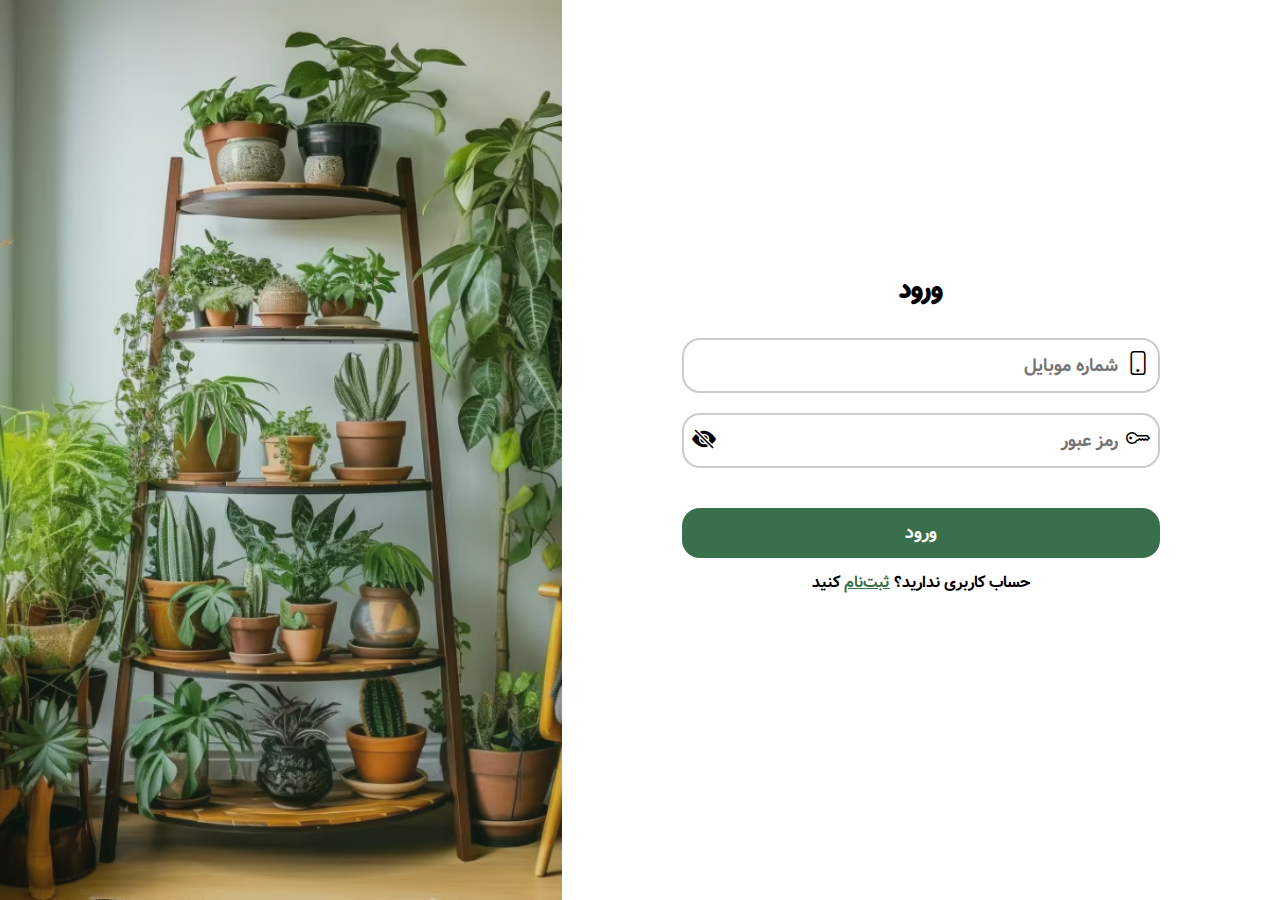
<file: login&signUp/login/index.html>
<!DOCTYPE html>
<html lang="fa" dir="rtl">
  <head>
    <meta charset="UTF-8" />
    <meta name="viewport" content="width=device-width, initial-scale=1.0" />
    <title>گیاه لند | صفحه ورود و ثبت نام</title>

    <!-- css file -->
    <link rel="stylesheet" href="./css/style.css" />

    <!-- bootstrap icon -->
    <link
      rel="stylesheet"
      href="https://cdn.jsdelivr.net/npm/bootstrap-icons@1.11.3/font/bootstrap-icons.min.css"
    />
  </head>
  <body>
    <main>
      <!-- navbar -->
      <nav class="navbar">
        <article class="nav-right">
          <div class="nav-toggle">
            <div class="icon">
              <i class="bi bi-list"></i>
            </div>
            <!-- این لینک متغیر خواهد بود -->
            <a href="/HTML/html-sandbox/project10-giahland/index.html">
              گیاه‌لند
            </a>
          </div>

          <ul class="nav-lists">
            <li class="nav-list">
              <a href="#" class="active nav-link">صفحه‌اصلی</a>
            </li>
            <li class="nav-list"><a href="#" class="nav-link">گیاه‌پزشک</a></li>
            <li class="nav-list"><a href="#" class="nav-link">وبلاگ</a></li>
            <li class="nav-list"><a href="#" class="nav-link">درباره‌ما</a></li>
            <li class="nav-list">
              <a href="#" class="nav-link">تماس با ما</a>
            </li>
          </ul>
        </article>
        <!--  -->
        <article class="nav-left">
          <a href="#" class="btn-nav">
            <i class="bi bi-cart2"></i>
          </a>
          <a href="#" class="btn-nav" id="outsideModal">
            <i class="bi bi-box-arrow-in-right"></i>
          </a>
        </article>
        <div class="modal" id="modal">
          <h3>آیا میخواهید از سایت خارج شوید؟</h3>
          <div class="modal-btn">
            <button>
              <!-- این لینک متغیر است -->
              <a href="/HTML/html-sandbox/project10-giahland/index.html">
                خارج می شوم
              </a>
            </button>
            <button id="hiddenModal">بستن</button>
          </div>
        </div>
        <!--  -->
        <article class="nav-search">
          <input type="search" name="search" placeholder="جستجوی‌گیاه" />
          <div class="search-input-nav">
            <i class="bi bi-search"></i>
          </div>
        </article>
      </nav>

      <figure class="login-img">
        <img src="./img/bacground.png" alt="" />
      </figure>

      <!-- login -->
      <div class="login">
        <div class="login-title">
          <h3>ورود</h3>
        </div>

        <form action="#" class="login-form">
          <div class="input-container">
            <div class="input-group">
              <label for="phoneNumber"><i class="bi bi-phone"></i></label>
              <input id="phoneNumber" type="text" placeholder="شماره موبایل" />
            </div>
            <p id="isInPhoneNumber">شماره تلفن اشتباه است</p>
          </div>

          <div class="input-container">
            <div class="input-group">
              <label for="password"><i class="bi bi-key"></i></label>
              <input id="password" type="password" placeholder="رمز عبور" />
              <i class="eyeInput bi bi-eye-slash-fill"></i>
            </div>
            <p id="isInPass">
              رمزعبور حداقل باید ۸ کارکتر و حداکثر۱۶ کاراکتر باشد
            </p>
          </div>

          <button id="btnSubmit" type="submit">ورود</button>
        </form>

        <p class="isInPage">
          حساب کاربری ندارید؟ <a href="../signUp/index.html">ثبت‌نام</a> کنید
        </p>
      </div>
      
      <div class="dark-main"></div>
    </main>

    <script src="./js/main.js"></script>
  </body>
</html>
</file>
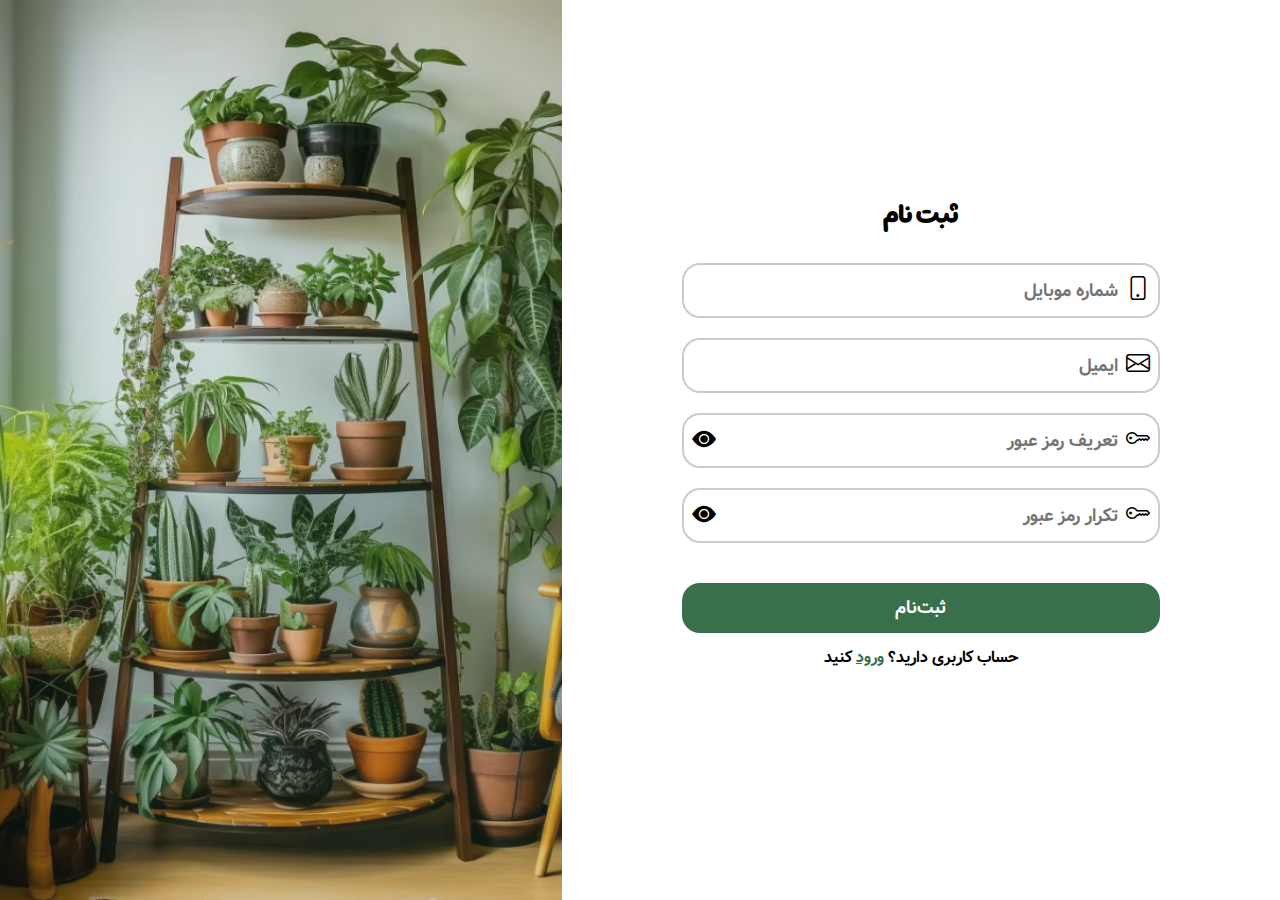
<file: login&signUp/signUp/index.html>
<!DOCTYPE html>
<html lang="fa" dir="rtl">
  <head>
    <meta charset="UTF-8" />
    <meta name="viewport" content="width=device-width, initial-scale=1.0" />
    <title>گیاه لند | صفحه ورود و ثبت نام</title>

    <!-- css file -->
    <link rel="stylesheet" href="./css/style.css" />

    <!-- bootstrap icon -->
    <link
      rel="stylesheet"
      href="https://cdn.jsdelivr.net/npm/bootstrap-icons@1.11.3/font/bootstrap-icons.min.css"
    />
  </head>
  <body>
    <main>
      <!-- navbar -->
      <nav class="navbar">
        <article class="nav-right">
          <div class="nav-toggle">
            <div class="icon">
              <i class="bi bi-list"></i>
            </div>
            <!-- این لینک متغیر خواهد بود -->
            <a href="/HTML/html-sandbox/project10-giahland/index.html">
              گیاه‌لند
            </a>
          </div>

          <ul class="nav-lists">
            <li class="nav-list">
              <a href="#" class="active nav-link">صفحه‌اصلی</a>
            </li>
            <li class="nav-list"><a href="#" class="nav-link">گیاه‌پزشک</a></li>
            <li class="nav-list"><a href="#" class="nav-link">وبلاگ</a></li>
            <li class="nav-list"><a href="#" class="nav-link">درباره‌ما</a></li>
            <li class="nav-list">
              <a href="#" class="nav-link">تماس با ما</a>
            </li>
          </ul>
        </article>
        <!--  -->
        <article class="nav-left">
          <a href="#" class="btn-nav">
            <i class="bi bi-cart2"></i>
          </a>
          <a href="../login/index.html" class="btn-nav">
            <i class="bi bi-box-arrow-in-right"></i>
          </a>
        </article>
        <!--  -->
        <article class="nav-search">
          <input type="search" name="search" placeholder="جستجوی‌گیاه" />
          <div class="search-input-nav">
            <i class="bi bi-search"></i>
          </div>
        </article>
      </nav>

      <figure class="login-img">
        <img src="./img/bacground.png" alt="" />
      </figure>

      <!-- login -->
      <div class="login">
        <div class="login-title">
          <h3>ثبت نام</h3>
        </div>

        <form action="#" class="login-form">
          <div class="input-container">
            <div class="input-group">
              <label for="phoneNumber"><i class="bi bi-phone"></i></label>
              <input id="phoneNumber" type="text" placeholder="شماره موبایل" />
            </div>
            <p id="isInPhoneNumber">شماره تلفن اشتباه است</p>
          </div>

          <div class="input-container">
            <div class="input-group">
              <label for="email"><i class="bi bi-envelope"></i></label>
              <input id="email" type="email" placeholder="ایمیل" />
            </div>
          </div>

          <div class="input-container">
            <div class="input-group">
              <label for="password"><i class="bi bi-key"></i></label>
              <input
                id="password"
                type="password"
                placeholder="تعریف رمز عبور"
              />
              <i class="eyeInput bi bi-eye-fill"></i>
            </div>
            <p id="isInPass">
              رمزعبور حداقل باید ۸ کارکتر و حداکثر۱۶ کاراکتر باشد
            </p>
          </div>

          <div class="input-container">
            <div class="input-group">
              <label for="confirmPass"><i class="bi bi-key"></i></label>
              <input
                id="confirmPass"
                type="password"
                placeholder="تکرار رمز عبور"
              />
              <i class="eyeInput bi bi-eye-fill"></i>

            </div>
            <p id="isInConfirmPass">
              خطا;رمزعبور یا رمز تعریف شده برابری نمی کند
            </p>
          </div>

          <button id="btnSubmit" type="submit">ثبت‌نام</button>
        </form>

        <p class="isInPage">
          حساب کاربری دارید؟ <a href="../login/index.html">ورود</a> کنید
        </p>
      </div>
    </main>

    <script src="./js/main.js"></script>
  </body>
</html>
</file>
<file: login&signUp/login/css/style.css>
/* 
====================
      variable
====================
*/

:root {
  --clr-primary: #417f56;
  --clr-primary-dark: #183020;
  --clr-secondary: #396f4b;
  --clr-success: #e5f2e9;
  --clr-dark: #efefef;
  --clr-text: #212121;
  --clr-text-para: #505050;
  --clr-border-card: #d9d9d9;
  --font-primary: "mikhak";
  --font-secondary: "vazir";
  --font-secondary-md: "vazir md";
  --font-secondary-light: "vazir light";
  --font-secondary-dg: "vazir dg";
}

/* 
  ====================
        font
  ====================
  */

@font-face {
  font-family: mikhak;
  src: url(../font/mikhak/Mikhak-Black.ttf);
}

@font-face {
  font-family: vazir;
  src: url(../font/vazir/Vazir-Bold.ttf);
}

@font-face {
  font-family: vazir md;
  src: url(../font/vazir/Vazir-Medium.ttf);
}

@font-face {
  font-family: vazir light;
  src: url(../font/vazir/Vazir-Light.ttf);
}

@font-face {
  font-family: vazir dg;
  src: url(../font/vazir/Farsi-Digits-Without-Latin/Vazir-Thin-FD-WOL.ttf);
}

/* 
  ====================
         base
  ====================
  */

* {
  margin: 0;
  padding: 0;
  box-sizing: border-box;
}

body {
  width: 100%;
  font-family: var(--font-secondary);
  margin: 0 auto;
  position: relative;
}

main {
  width: 100%;
  height: 100vh;
  background: linear-gradient(rgba(0, 0, 0, 0.3), rgba(0, 0, 0, 0.3)), url(../img/bacground.png) no-repeat center / cover fixed;
  position: relative;
}

.dark-main {
  background: linear-gradient(rgba(0, 0, 0, 0.5), rgba(0, 0, 0, 0.3));
  position: absolute;
  top: 0;
  left: 0;
  width: 100%;
  height: 100%;
  opacity: 0;
  z-index: -2;
  transition: all 0.3s ease-in-out;
  -webkit-transition: all 0.3s ease-in-out;
  -moz-transition: all 0.3s ease-in-out;
  -ms-transition: all 0.3s ease-in-out;
  -o-transition: all 0.3s ease-in-out;
}

.show-dark-main {
  opacity: 1;
  z-index: 1;
}

a {
  text-decoration: none;
}

/* 
====================
       nav
====================
*/

.navbar {
  position: fixed;
  display: grid;
  grid-template-columns: 2fr 1fr;
  justify-content: space-between;
  align-items: center;
  width: 100%;
  padding: 15px 10px;
  gap: 10px;
  margin: 0 auto;
  z-index: 99;
  background-color: #fff;
  border-bottom-right-radius: 15px;
  border-bottom-left-radius: 15px;
}

.nav-right {
  display: flex;
  align-items: center;
  gap: 15px;
}

.nav-toggle {
  display: flex;
  align-items: center;
  gap: 5px;
  color: var(--clr-primary);
}

.nav-toggle .icon {
  font-size: 18px;
  color: #121212;
  background-color: var(--clr-dark);
  padding: 0 3px;
  display: grid;
  place-items: center;
  border-radius: 5px;
  -webkit-border-radius: 5px;
  -moz-border-radius: 5px;
  -ms-border-radius: 5px;
  -o-border-radius: 5px;
}

.nav-toggle a {
  font-family: var(--font-primary);
  font-size: 20px;
  color: var(--clr-primary);
}

.nav-left {
  justify-self: left;
  display: flex;
  gap: 5px;
}

.btn-nav {
  background-color: transparent;
  border: solid 1px var(--clr-secondary);
  padding: 1px 4px;
  font-size: 18px;
  display: flex;
  align-items: center;
  justify-content: center;
  gap: 2px;
  color: var(--clr-secondary);
  border-radius: 5px;
  -webkit-border-radius: 5px;
  -moz-border-radius: 5px;
  -ms-border-radius: 5px;
  -o-border-radius: 5px;
  transition: all 0.3s linear;
  -webkit-transition: all 0.3s linear;
  -moz-transition: all 0.3s linear;
  -ms-transition: all 0.3s linear;
  -o-transition: all 0.3s linear;
}

.btn-nav:hover {
  color: #fff;
  background-color: var(--clr-secondary);
}

.btn-nav strong {
  display: none;
}

.modal {
  position: absolute;
  top: 10px;
  right: 50%;
  background-color: #fff;
  padding: 12px 18px;
  width: 70%;
  border-radius: 8px;
  -webkit-border-radius: 8px;
  -moz-border-radius: 8px;
  -ms-border-radius: 8px;
  -o-border-radius: 8px;
  display: flex;
  flex-direction: column;
  align-items: flex-start;
  gap: 40px;
  box-shadow: 0px -3px 15px #c9c9c9;
  transform: translate(50%, -200px);
  -webkit-transform: translate(50%, -200px);
  -moz-transform: translate(50%, -200px);
  -ms-transform: translate(50%, -200px);
  -o-transform: translate(50%, -200px);
  transition: all 0.5s ease-in-out;
  -webkit-transition: all 0.5s ease-in-out;
  -moz-transition: all 0.5s ease-in-out;
  -ms-transition: all 0.5s ease-in-out;
  -o-transition: all 0.5s ease-in-out;
}

.modal h3 {
  font-size: 15px;
}

.modal .modal-btn {
  align-self: flex-end;
  display: flex;
  align-items: center;
  gap: 12px;
}

.modal .modal-btn button {
  background-color: var(--clr-primary);
  font-family: var(--font-secondary);
  font-size: 14px;
  padding: 4px 15px;
  border-radius: 5px;
  border: none;
  -webkit-border-radius: 5px;
  -moz-border-radius: 5px;
  -ms-border-radius: 5px;
  -o-border-radius: 5px;
}

.modal .modal-btn button a {
  color: #fff;
}

.modal .modal-btn button:nth-last-child(1) {
  background-color: var(--clr-dark);
  color: #000;
}

.show-modal {
  transform: translate(50%, 0);
  -webkit-transform: translate(50%, 0);
  -moz-transform: translate(50%, 0);
  -ms-transform: translate(50%, 0);
  -o-transform: translate(50%, 0);
}

.nav-search {
  width: 100%;
  height: 35px;
  grid-column: 1 / 3;
  display: flex;
  align-items: center;
  flex-direction: row-reverse;
  gap: 5px;
  background-color: var(--clr-dark);
  border-radius: 7px;
  -webkit-border-radius: 7px;
  -moz-border-radius: 7px;
  -ms-border-radius: 7px;
  -o-border-radius: 7px;
  padding-right: 15px;
}

.nav-search input {
  width: 100%;
  height: 100%;
  font-family: var(--font-primary);
  border: none;
  background-color: var(--clr-dark);
  border-radius: 7px;
  -webkit-border-radius: 7px;
  -moz-border-radius: 7px;
  -ms-border-radius: 7px;
  -o-border-radius: 7px;
}

.nav-search input:focus {
  outline: none;
}

.nav-lists,
.seacrh-btn-nav {
  display: none;
}

@media screen and (min-width: 768px) {
  .navbar {
    display: none;
  }
}

/* 
========================
        login
========================
*/

.login {
  position: absolute;
  bottom: 0;
  background-color: #fff;
  display: flex;
  flex-direction: column;
  align-items: center;
  gap: 12px;
  width: 100%;
  border-top-left-radius: 20px;
  border-top-right-radius: 20px;
  padding: 13px 18px;
  padding-bottom: 50px;
}

.login-title {
  font-family: var(--font-primary);
  margin-bottom: 15px;
}

.login-form {
  display: flex;
  flex-direction: column;
  gap: 16px;
  width: 300px;
}

.input-container {
  display: flex;
  flex-direction: column;
  align-items: flex-start;
  gap: 2px;
}

.input-group {
  display: flex;
  align-items: center;
  width: 100%;
  height: 40px;
  position: relative;
}

.input-group label {
  position: absolute;
  right: 10px;
  font-size: 20px;
}

.input-group input {
  width: 100%;
  height: 100%;
  border-radius: 12px;
  -webkit-border-radius: 12px;
  -moz-border-radius: 12px;
  -ms-border-radius: 12px;
  -o-border-radius: 12px;
  border: 1px solid #cbcbcb;
  font-family: var(--font-secondary);
  padding-right: 40px;
}

.input-group .eyeInput {
  position: absolute;
  left: 10px;
  top: 50%;
  transform: translateY(-50%);
  -webkit-transform: translateY(-50%);
  -moz-transform: translateY(-50%);
  -ms-transform: translateY(-50%);
  -o-transform: translateY(-50%);
  font-size: 20px;
}

.login-form button {
  width: 100%;
  height: 40px;
  border-radius: 12px;
  -webkit-border-radius: 12px;
  -moz-border-radius: 12px;
  -ms-border-radius: 12px;
  -o-border-radius: 12px;
  padding: 8px;
  border: none;
  color: #fff;
  font-family: var(--font-secondary);
  background-color: var(--clr-secondary);
  margin-top: 15px;
}

.login p a {
  color: var(--clr-secondary);
  text-decoration: underline;
}

.isInPage {
  font-size: 13px;
}

.input-container p {
  font-size: 12px;
  color: #ff0000;
  margin-inline-start: 7px;
  display: none;
}

.login-img {
  display: none;
}

@media screen and (min-width: 768px) {
  main {
    background: #fff;
    display: flex;
    flex-direction: row-reverse;
    align-items: center;
    height: 100vh;
  }

  .login {
    position: inherit;
  }

  .login-img {
    display: block;
    flex: 1 1 calc(80%);
    height: 100%;
  }

  .login-img img {
    display: block;
    width: 100%;
    height: 100%;
    object-fit: cover;
  }
}

@media screen and (min-width: 992px) {
  .login-title {
    font-size: 22px;
    gap: 15px;
  }

  .login-form {
    width: 70%;
    gap: 20px;
  }

  .input-group {
    height: 55px;
  }

  .input-group label,
  .input-group .eyeInput {
    font-size: 24px;
  }

  .input-group input {
    border-radius: 18px;
    -webkit-border-radius: 18px;
    -moz-border-radius: 18px;
    -ms-border-radius: 18px;
    -o-border-radius: 18px;
    font-size: 18px;
    border: 2px solid #cbcbcb;
  }

  .login-form button {
    height: 50px;
    border-radius: 18px;
    -webkit-border-radius: 18px;
    -moz-border-radius: 18px;
    -ms-border-radius: 18px;
    -o-border-radius: 18px;
    margin-top: 20px;
    font-size: 18px;
  }

  .input-container p {
    font-size: 12px;
  }

  .isInPage {
    font-size: 16px;
  }
}

@media screen and (min-width: 1400px) {
  .login-title {
    font-size: 25px;
  }

  .login-form {
    width: 60%;
    gap: 25px;
  }

  .input-container {
    gap: 4px;
  }

  .input-group {
    height: 60px;
  }

  .input-group label,
  .input-group .eyeInput {
    font-size: 28px;
  }

  .input-group input {
    border-radius: 20px;
    -webkit-border-radius: 20px;
    -moz-border-radius: 20px;
    -ms-border-radius: 20px;
    -o-border-radius: 20px;
    font-size: 20px;
    border: 2px solid #cbcbcb;
    padding-right: 50px;
  }

  .login-form button {
    height: 55px;
    border-radius: 20px;
    -webkit-border-radius: 20px;
    -moz-border-radius: 20px;
    -ms-border-radius: 20px;
    -o-border-radius: 20px;
    margin-top: 20px;
    font-size: 20px;
  }

  .input-container p {
    font-size: 16px;
    margin-right: 10px;
  }

  .isInPage {
    font-size: 18px;
  }

  .login-img {
    flex: 1 1 calc(70%);
  }
}

@media screen and (min-width: 2000px) {
  .login {
    gap: 25px;
  }

  .login-title {
    font-size: 40px;
  }

  .login-form {
    width: 60%;
    gap: 40px;
  }

  .input-container {
    gap: 6px;
  }

  .input-group {
    height: 100px;
  }

  .input-group label {
    font-size: 46px;
    right: 20px;
  }

  .input-group .eyeInput {
    font-size: 46px;
    left: 20px;
  }

  .input-group input {
    border-radius: 32px;
    -webkit-border-radius: 32px;
    -moz-border-radius: 32px;
    -ms-border-radius: 32px;
    -o-border-radius: 32px;
    font-size: 35px;
    border: 2px solid #cbcbcb;
    padding-right: 80px;
  }

  .login-form button {
    height: 95px;
    border-radius: 32px;
    -webkit-border-radius: 32px;
    -moz-border-radius: 32px;
    -ms-border-radius: 32px;
    -o-border-radius: 32px;
    margin-top: 30px;
    font-size: 35px;
  }

  .input-container p {
    font-size: 28px;
    margin-right: 15px;
  }

  .isInPage {
    font-size: 32px;
  }
}
</file>
<file: login&signUp/signUp/css/style.css>
/* 
====================
      variable
====================
*/

:root {
  --clr-primary: #417f56;
  --clr-primary-dark: #183020;
  --clr-secondary: #396f4b;
  --clr-success: #e5f2e9;
  --clr-dark: #efefef;
  --clr-text: #212121;
  --clr-text-para: #505050;
  --clr-border-card: #d9d9d9;
  --font-primary: "mikhak";
  --font-secondary: "vazir";
  --font-secondary-md: "vazir md";
  --font-secondary-light: "vazir light";
  --font-secondary-dg: "vazir dg";
}

/* 
  ====================
        font
  ====================
  */

@font-face {
  font-family: mikhak;
  src: url(../font/mikhak/Mikhak-Black.ttf);
}
@font-face {
  font-family: vazir;
  src: url(../font/vazir/Vazir-Bold.ttf);
}
@font-face {
  font-family: vazir md;
  src: url(../font/vazir/Vazir-Medium.ttf);
}
@font-face {
  font-family: vazir light;
  src: url(../font/vazir/Vazir-Light.ttf);
}
@font-face {
  font-family: vazir dg;
  src: url(../font/vazir/Farsi-Digits-Without-Latin/Vazir-Thin-FD-WOL.ttf);
}

/* 
  ====================
         base
  ====================
  */

* {
  margin: 0;
  padding: 0;
  box-sizing: border-box;
}

body {
  width: 100%;
  font-family: var(--font-secondary);
  margin: 0 auto;
  position: relative;
}

main {
  width: 100%;
  height: 100vh;
  background: linear-gradient(rgba(0, 0, 0, 0.3), rgba(0, 0, 0, 0.3)),
    url(../img/bacground.png) no-repeat center / cover fixed;
}

a {
  text-decoration: none;
}

/* 
====================
       nav
====================
*/

.navbar {
  position: fixed;
  display: grid;
  grid-template-columns: 2fr 1fr;
  justify-content: space-between;
  align-items: center;
  width: 100%;
  padding: 15px 10px;
  gap: 10px;
  margin: 0 auto;
  background-color: #fff;
  border-bottom-right-radius: 15px;
  border-bottom-left-radius: 15px;
}

.nav-right {
  display: flex;
  align-items: center;
  gap: 15px;
}

.nav-toggle {
  display: flex;
  align-items: center;
  gap: 5px;
}

.nav-toggle .icon {
  font-size: 18px;
  color: #121212;
  background-color: var(--clr-dark);
  padding: 0 3px;
  display: grid;
  place-items: center;
  border-radius: 5px;
  -webkit-border-radius: 5px;
  -moz-border-radius: 5px;
  -ms-border-radius: 5px;
  -o-border-radius: 5px;
}

.nav-toggle a {
  font-family: var(--font-primary);
  font-size: 20px;
  color: var(--clr-primary);
}

.nav-left {
  justify-self: left;
  display: flex;
  gap: 5px;
}

.btn-nav {
  background-color: transparent;
  border: solid 1px var(--clr-secondary);
  padding: 1px 4px;
  font-size: 18px;
  display: flex;
  align-items: center;
  justify-content: center;
  gap: 2px;
  color: var(--clr-secondary);
  border-radius: 5px;
  -webkit-border-radius: 5px;
  -moz-border-radius: 5px;
  -ms-border-radius: 5px;
  -o-border-radius: 5px;
  transition: all 0.3s linear;
  -webkit-transition: all 0.3s linear;
  -moz-transition: all 0.3s linear;
  -ms-transition: all 0.3s linear;
  -o-transition: all 0.3s linear;
}

.btn-nav:hover {
  color: #fff;
  background-color: var(--clr-secondary);
}

.btn-nav strong {
  display: none;
}

.nav-search {
  width: 100%;
  height: 35px;
  grid-column: 1 / 3;
  display: flex;
  align-items: center;
  flex-direction: row-reverse;
  gap: 5px;
  background-color: var(--clr-dark);
  border-radius: 7px;
  -webkit-border-radius: 7px;
  -moz-border-radius: 7px;
  -ms-border-radius: 7px;
  -o-border-radius: 7px;
  padding-right: 15px;
}

.nav-search input {
  width: 100%;
  height: 100%;
  font-family: var(--font-primary);
  border: none;
  background-color: var(--clr-dark);
  border-radius: 7px;
  -webkit-border-radius: 7px;
  -moz-border-radius: 7px;
  -ms-border-radius: 7px;
  -o-border-radius: 7px;
}

.nav-search input:focus {
  outline: none;
}

.nav-lists,
.seacrh-btn-nav {
  display: none;
}

@media screen and (min-width: 768px) {
  .navbar {
    display: none;
  }
}

/* 
========================
        login
========================
*/

.login {
  position: absolute;
  bottom: 0;
  background-color: #fff;
  display: flex;
  flex-direction: column;
  align-items: center;
  gap: 12px;
  width: 100%;
  border-top-left-radius: 20px;
  border-top-right-radius: 20px;
  padding: 13px 18px;
  padding-bottom: 50px;
}
.login-title {
  font-family: var(--font-primary);
  margin-bottom: 15px;
}
.login-form {
  display: flex;
  flex-direction: column;
  gap: 16px;
  width: 300px;
}
.input-container {
  display: flex;
  flex-direction: column;
  align-items: flex-start;
  gap: 2px;
}
.input-group {
  display: flex;
  align-items: center;
  width: 100%;
  height: 40px;
  position: relative;
}
.input-group label {
  position: absolute;
  right: 10px;
  font-size: 20px;
}
.input-group input {
  width: 100%;
  height: 100%;
  border-radius: 12px;
  -webkit-border-radius: 12px;
  -moz-border-radius: 12px;
  -ms-border-radius: 12px;
  -o-border-radius: 12px;
  border: 1px solid #cbcbcb;
  font-family: var(--font-secondary);
  padding-right: 40px;
} 
.input-group .eyeInput {
  position: absolute;
  left: 10px;
  top: 50%;
  transform: translateY(-50%);
  -webkit-transform: translateY(-50%);
  -moz-transform: translateY(-50%);
  -ms-transform: translateY(-50%);
  -o-transform: translateY(-50%);
  font-size: 20px;

}
.login-form button {
  width: 100%;
  height: 40px;
  border-radius: 12px;
  -webkit-border-radius: 12px;
  -moz-border-radius: 12px;
  -ms-border-radius: 12px;
  -o-border-radius: 12px;
  padding: 8px;
  border: none;
  color: #fff;
  font-family: var(--font-secondary);
  background-color: var(--clr-secondary);
  margin-top: 15px;
}
.login p a {
  color: var(--clr-secondary);
  text-decoration: underline;
}
.isInPage {
  font-size: 13px;
}
.input-container p {
  font-size: 12px;
  color: #ff0000;
  margin-inline-start: 7px;
  display: none;
}
.login-img {
  display: none;
}

@media screen and (min-width: 768px) {
  main {
    background: #fff;
    display: flex;
    flex-direction: row-reverse;
    align-items: center;
    height: 100vh;
  }
  .login {
    position: inherit;
  }

  .login-img {
    display: block;
    flex: 1 1 calc(80%);
    height: 100%;
  }
  .login-img img {
    display: block;
    width: 100%;
    height: 100%;
    object-fit: cover;
  }
}
@media screen and (min-width: 992px) {
  .login-title {
    font-size: 22px;
    gap: 15px;
  }
  .login-form {
    width: 70%;
    gap: 20px;
  }
  .input-group {
    height: 55px;
  }
  .input-group label, .input-group .eyeInput {
    font-size: 24px;
  }
  .input-group input {
    border-radius: 18px;
    -webkit-border-radius: 18px;
    -moz-border-radius: 18px;
    -ms-border-radius: 18px;
    -o-border-radius: 18px;
    font-size: 18px;
    border: 2px solid #cbcbcb;
  }
  .login-form button {
    height: 50px;
    border-radius: 18px;
    -webkit-border-radius: 18px;
    -moz-border-radius: 18px;
    -ms-border-radius: 18px;
    -o-border-radius: 18px;
    margin-top: 20px;
    font-size: 18px;
  }
  .input-container p {
    font-size: 12px;
  }
  .isInPage {
    font-size: 16px;
  }
}
@media screen and (min-width: 1400px) {
  .login-title {
    font-size: 25px;
  }
  .login-form {
    width: 60%;
    gap: 25px;
  }
  .input-container {
    gap: 4px;
  }
  .input-group {
    height: 60px;
  }
  .input-group label, .input-group .eyeInput {
    font-size: 28px;
  }
  .input-group input {
    border-radius: 20px;
    -webkit-border-radius: 20px;
    -moz-border-radius: 20px;
    -ms-border-radius: 20px;
    -o-border-radius: 20px;
    font-size: 20px;
    border: 2px solid #cbcbcb;
    padding-right: 50px;
  }
  .login-form button {
    height: 55px;
    border-radius: 20px;
    -webkit-border-radius: 20px;
    -moz-border-radius: 20px;
    -ms-border-radius: 20px;
    -o-border-radius: 20px;
    margin-top: 20px;
    font-size: 20px;
  }
  .input-container p {
    font-size: 16px;
    margin-right: 10px;
  }
  .isInPage {
    font-size: 18px;
  }
  .login-img {
    flex: 1 1 calc(70%);
  }
}
@media screen and (min-width: 2000px) {
  .login {
    gap: 25px;
  }
  .login-title {
    font-size: 40px;
  }
  .login-form {
    width: 60%;
    gap: 40px;
  }
  .input-container {
    gap: 6px;
  }
  .input-group {
    height: 100px;
  }
  .input-group label {
    font-size: 46px;
    right: 20px;
  }
  .input-group .eyeInput {
    font-size: 46px;
    left: 20px;
  }
  .input-group input {
    border-radius: 32px;
    -webkit-border-radius: 32px;
    -moz-border-radius: 32px;
    -ms-border-radius: 32px;
    -o-border-radius: 32px;
    font-size: 35px;
    border: 2px solid #cbcbcb;
    padding-right: 80px;
  }
  .login-form button {
    height: 95px;
    border-radius: 32px;
    -webkit-border-radius: 32px;
    -moz-border-radius: 32px;
    -ms-border-radius: 32px;
    -o-border-radius: 32px;
    margin-top: 30px;
    font-size: 35px;
  }
  .input-container p {
    font-size: 28px;
    margin-right: 15px;
  }
  .isInPage {
    font-size: 32px;
  }
}
</file>
